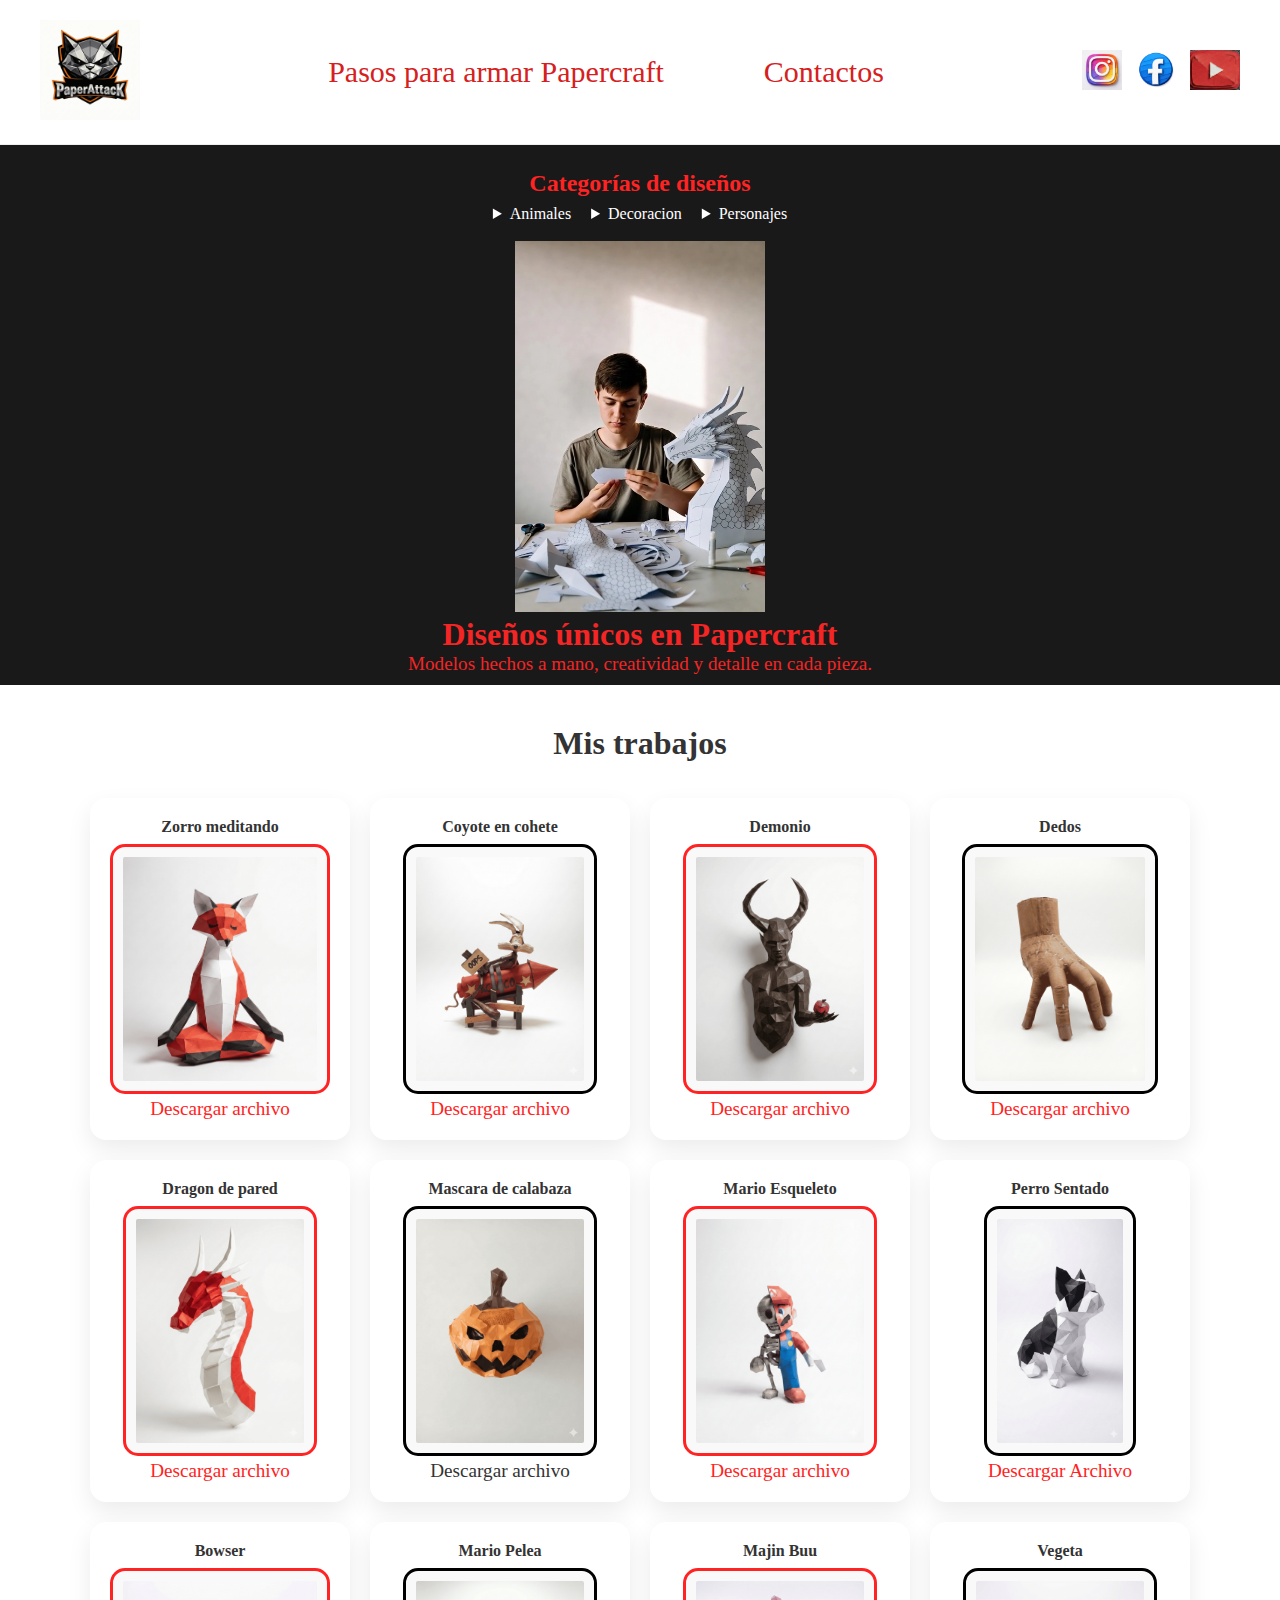
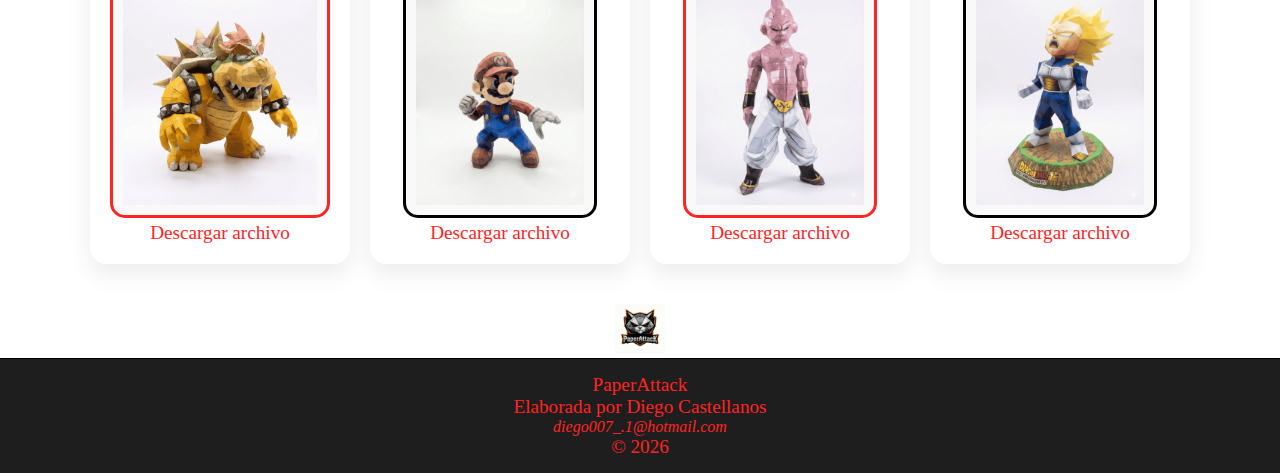
<file: index.html>
<!DOCTYPE html>
<html lang="es">
<head>
    <meta charset="UTF-8">
    <title>El Mundo del Papercraft</title>
    <link rel="icon" type="image/png" href="Papercraft/Logo_PaperAttack.png" >
    <link rel="stylesheet" href="style.css"> <!--Conector directo con CSS-->
</head>

<body> 
<a class="skip-link" href="#main-content"></a>
    <!-- HEADER -->
    <header class="header">
    <div class="header-top">
        <div class="logo">
            <a href="index.html">
                <img src="Papercraft/Logo_PaperAttack.png" alt="Logo de la pagina" width="100">
            </a>
        </div>
    
    <!--Lista inicial-->    
    <nav class="lista_encabezado">
        <ul class="Lista-pestañas">
        <li><a href="Pasos_para_armar.html">Pasos para armar Papercraft</a></li>
        <li><a href="Contactos.html">Contactos</a></li>
    </ul>
    </nav>  
    
    <div class="social">
            <a href="https://www.instagram.com/diego2601dc" target="_blank">
                <img src="Instagram-paper.png" alt="Instagram" width="40">
            </a>
            <a href="https://www.facebook.com/Diego.castellanoslml" target="_blank">
                <img src="Facebook-paper.png" alt="Facebook" width="40">
            </a>
            <a href="https://www.youtube.com/@teken222" target="_blank">
                <img src="Logo-Youtube.PNG" alt="Youtube" width="50">
            </a>
        </div>
    </div>
</header>

    <!-- HERO -->
    <section class="hero">
    <div class="categorias">
        <h2>Categorías de diseños</h2>
        <ul class="lista">
        <li class="sub_lista">    
            <details> <!--Details abre y cierra-->
            <summary>Animales</summary>
            <ul>
                <li><a href="#Zorro">Zorro</a></li>
                <li><a href="#Perro">Perro</a></li>
            </ul>
            </details>
            
            <li class="sub_lista"> 
            <details>
            <summary>Decoracion</summary>
            <ul>
                <li><a href="#Demonio">Demonio</a></li>
                <li><a href="#Mascara_calabaza">Mascara de calabaza</a></li>
                <li><a href="#Dragon">Dragon</a></li>
                
            </ul>
            </details>
            
            <li class="sub_lista"> 
            <details>
            <summary>Personajes</summary>
            <ul>
            <li><a href="#Bowser">Bowser</a></li>
            <li><a href="#Mario-bross">Mario</a></li>
            <li><a href="#Coyote">Coyote</a></li>
            <li><a href="#Majin-buu">Majin buu</a></li>
            <li><a href="#Vegeta">Vegeta</a></li>
            <li><a href="#Dedos">Dedos</a></li>
            <li><a href="#Mario-bross-skull">Mario Calavera</a></li>
            </ul>
            </details><br>
        </ul>
    </div>

        <video src="Papercraft/Papercraft_paper.mp4" width="250" autoplay muted loop></video> 
        <h1>Diseños únicos en Papercraft</h1>
        <p>Modelos hechos a mano, creatividad y detalle en cada pieza.</p>
    </section> 

    <!-- GALERÍA -->
    <section class="gallery">
        <h1>Mis trabajos</h1><br><br>

        <div class="gallery-grid">
        <figure id="Zorro">
            <h2>Zorro meditando</h2>
            <a href="Papercraft/Zorro-meditando.png" target="_blank">
            <img src="Papercraft/Zorro-meditando.png" alt="Zorro-meditando" width="200" height="300"></a>
            <a href="Papercraft/Zorro-meditando.pdf" target="_blank" download="Zorro-meditando.pdf" class="boton-descarga">
            <p>Descargar archivo</p>
            </a>
        </figure>

        <figure id="Coyote">  
            <h2>Coyote en cohete</h2>
            <a href="Papercraft/Coyote-en-cohete.png" target="_blank">
            <img src="Papercraft/Coyote-en-cohete.png" alt="Coyete-en-Cohete" width="30"></a>
            <a href="Papercraft/coyote-30cm-by-Paperwar/" target="_blank" download="Coyote.pdf" class="boton-descarga">
            <p>Descargar archivo</p></a>
        </figure>   
        
        <figure id="Demonio">
            <h2>Demonio</h2>
            <a href="Papercraft/Demonio.png" target="_blank">
            <img src="Papercraft/Demonio.png" alt="Demonio" width="200"></a>
            <a href="Papercraft/Demonio.pdf" target="_blank" download="Demonio.pdf" class="boton-descarga">
            <p>Descargar archivo</p></a>
        </figure>

        <figure id="Dedos">     
            <h2>Dedos</h2>
            <a href="Papercraft/Dedos.png" target="_blank">
            <img src="Papercraft/Dedos.png" alt="Dedos" width="200"></a>
            <a href="Papercraft/Dedos/" target="_blank" download="Dedos" class="boton-descarga">
            <p>Descargar archivo</p></a> 
        </figure>  
        
        <figure id="Dragon">  
            <h2>Dragon de pared</h2>
            <a href="Papercraft/Dragon-de-pared.png" target="_blank">
            <img src="Papercraft/Dragon-de-pared.png" alt="Dragon de pared" width="200"></a>
            <a href="Papercraft/Dragon-morado-de-pared.pdf" target="_blank" download="Dragon" class="boton-descarga">
            <p>Descargar archivo</p></a>
        </figure>  

        <figure id="Mascara_calabaza">  
            <h2>Mascara de calabaza</h2>
            <a href="Papercraft/Mascara-de-calabaza.png" target="_blank">
            <img src="Papercraft/Mascara-de-calabaza.png" alt="Mascara de calabaza" width="200"></a>
            <a href="Papercraft/-Calabazaa.pdf" target="_blank" download="Mascara-de-calabaza"></a>
            <p>Descargar archivo</p>
        </figure>     

        <figure id="Mario-bross-skull"> 
            <h2>Mario Esqueleto</h2>
            <a href="Papercraft/Mario-Esqueleto.png" target="_blank">
            <img src="Papercraft/Mario-Esqueleto.png" alt="Mario calavera" width="200"></a>
            <a href="Papercraft/Skull-mario_LINELESS.pdo" target="_blank" download="Skull-mario_LINELESS">
            <p>Descargar archivo</p></a>
        </figure>      


        <figure id="Perro">  
            <h2>Perro Sentado</h2>
            <a href="Papercraft/Perro-sentado.png" target="_blank">
            <img src="Papercraft/Perro-sentado.png" alt="Un_Perro_sentado" width="200" height="300"></a>
            <a href="Papercraft/Animal-Paper-Model-Bulldog-V2-Papercraft.pdo" target="_blank" download="Perro-sentado">
            <p>Descargar Archivo</p></a>    
            </figure> 
        
        <figure id="Bowser">
        <h2>Bowser</h2>
        <a href="Papercraft/Bowser.png" target="_blank">
        <img src="Papercraft/Bowser.png" alt="Bowser"></a>
        <a href="Papercraft/Bowser-con-lineas.pdo" target="_blank" download="Bowser">
        <p>Descargar archivo</p></a>    
        </figure>  

        <figure id="Mario-bross">  
            <h2>Mario Pelea</h2>
            <a href="Papercraft/Mario-pelea.png" target="_blank">
            <img src="Papercraft/Mario-pelea.png" alt="Mario Pelea" width="200"></a>  
            <a href="Papercraft/Super-Mario-con-lineas.pdo" target="_blank" download="Super Mario">
            <p>Descargar archivo</p></a>
        </figure>

        <figure id="Majin-buu">
            <h2>Majin Buu</h2>
            <a href="Papercraft/Majin-buu.png" target="_blank">
            <img src="Papercraft/Majin-buu.png" alt="Majin Buu" width="200"></a>
            <a href="Papercraft/Kid-Buu.pdo" target="_blank" download="Majin-buu">
            <p>Descargar archivo</p></a>
                
        </figure>   
        
        <figure id="Vegeta">
            <h2>Vegeta</h2>
            <a href="Papercraft/Vegeta.png" target="_blank">
            <img src="Papercraft/Vegeta.png" alt="vegeta"></a>
            <a href="Papercraft/12_WWW.CADERBOX.COM_vegeta-premium.pdo" target="_blank" download="Vegeta">
            <p>Descargar archivo</p></a>
        </figure>
    
    </div>
    </section>

    <div class="Logo-2">
        <a href="index.html">
        <img src="Papercraft/Logo_PaperAttack.png"  alt="logo" width="50"></a>
    </div>    


    <!-- FOOTER -->
    <footer class="footer">
        <p>PaperAttack</p>
        <p>Elaborada por Diego Castellanos</p>
        <address>diego007_.1@hotmail.com</address>
        <p>© 2026</p> 
    </footer>

</body>
</html>
</file>
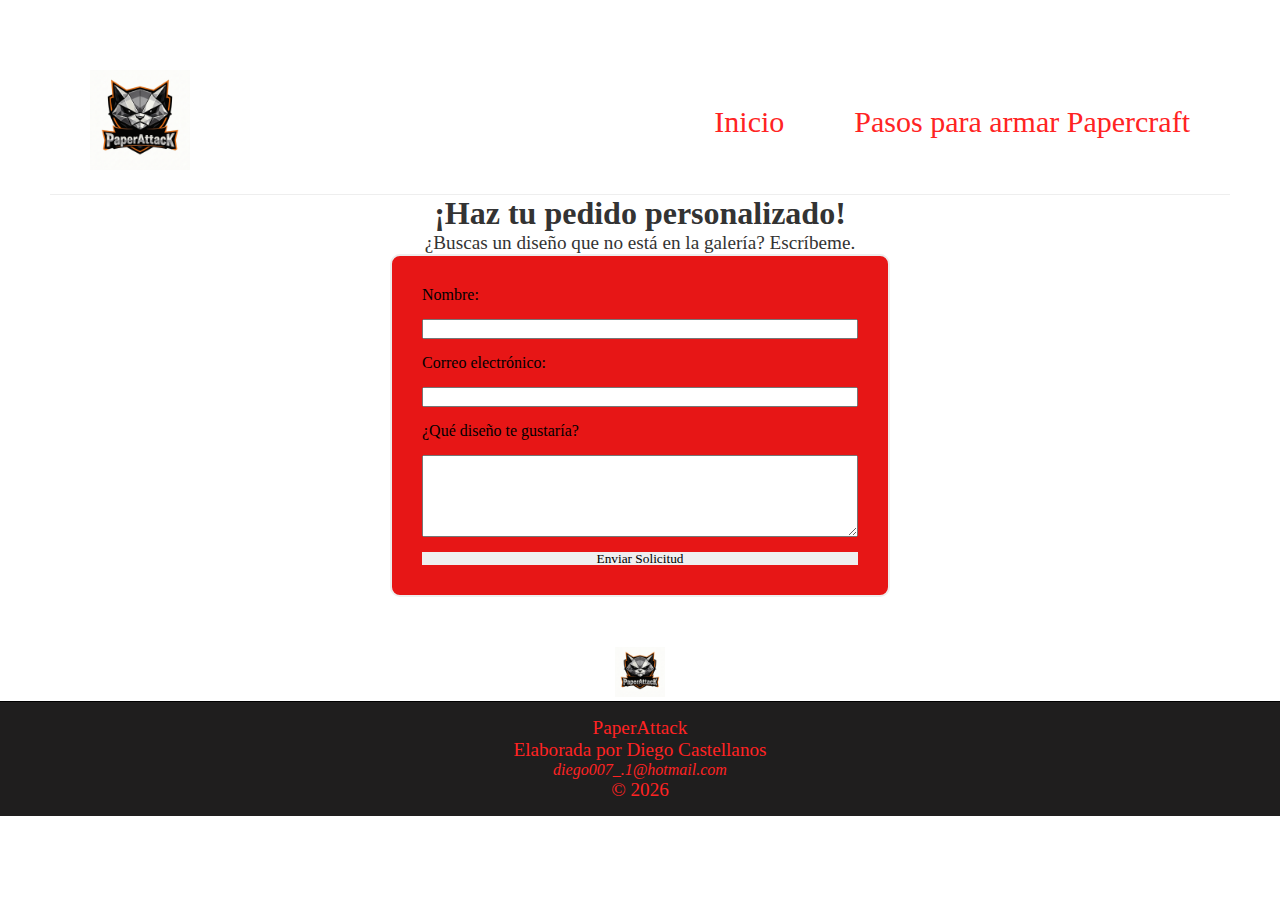
<file: Contactos.html>
<!DOCTYPE html>
<html lang="es">
<head>
    <meta charset="UTF-8">
    <title>Contacto - PaperAttack</title>
    <link rel="stylesheet" href="style.css">
</head>
<body>
    <a class="skip-link" href="#main-content">Saltar al contenido</a>
    <main id="main-content" class="contact-container">
        <header class="header">
    <div class="header-top">
        <div class="logo">
            <a href="index.html">
                <img src="Papercraft/Logo_PaperAttack.png" alt="Logo de la pagina" width="100">
            </a>
            
        </div>
        <div class="Inicio2">
        <a href="index.html">Inicio</a>
        <a href="Pasos_para_armar.html">Pasos para armar Papercraft</a>
        </div>
    </div>

        </header>

        <h1>¡Haz tu pedido personalizado!</h1>
        <p>¿Buscas un diseño que no está en la galería? Escríbeme.</p>
        
        <form class="contact-form">
            <label for="nombre">Nombre:</label>
            <input type="text" id="nombre" name="nombre" required>

            <label for="email">Correo electrónico:</label>
            <input type="email" id="email" name="email" required>

            <label for="mensaje">¿Qué diseño te gustaría?</label>
            <textarea id="mensaje" rows="5"></textarea>

            <button type="submit" class="btn-enviar">Enviar Solicitud</button>
        </form>
    </main>

    <div class="Logo-2">
        <a href="Contactos.html">
        <img src="Papercraft/Logo_PaperAttack.png"  alt="logo" width="50"></a>
    </div>  
    
    <footer class="footer">
        <p>PaperAttack</p>
        <p>Elaborada por Diego Castellanos</p>
        <address>diego007_.1@hotmail.com</address>
        <p>© 2026</p> 
    </footer>


    </body>
</html>
</file>
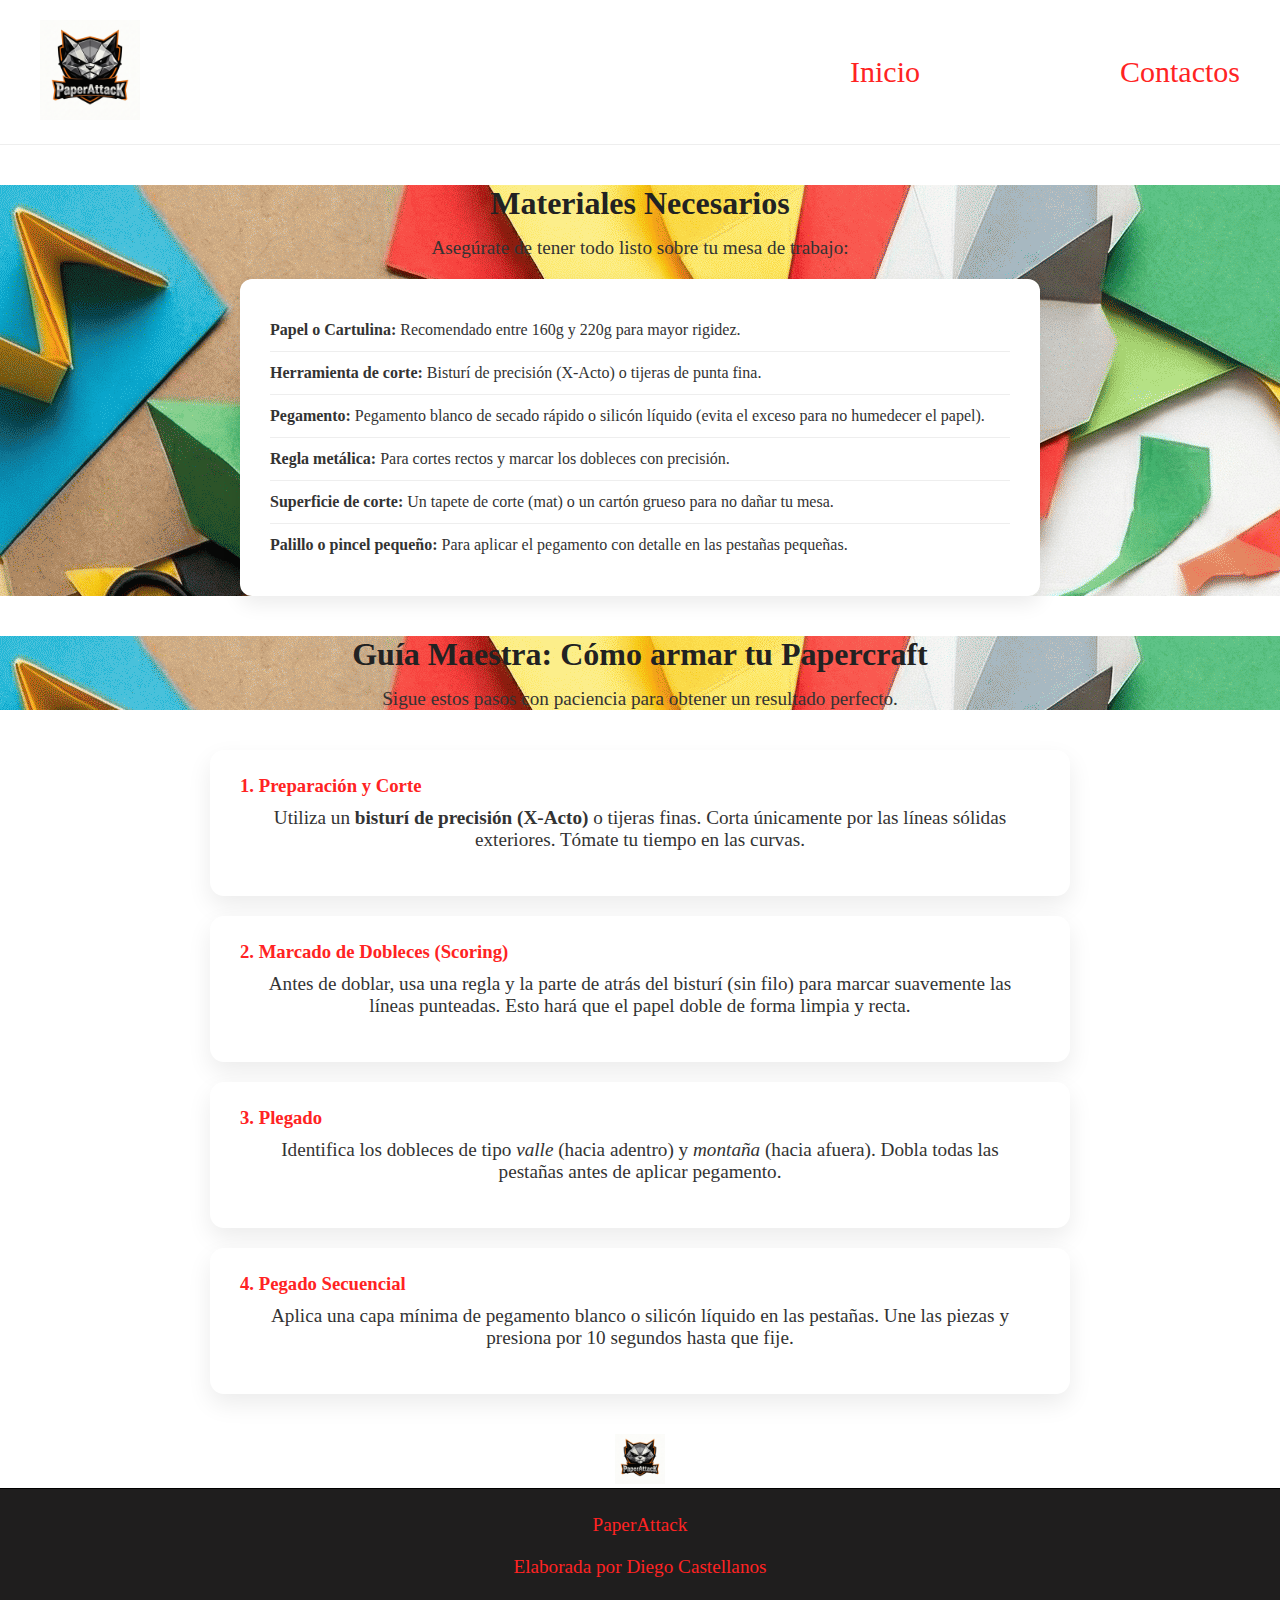
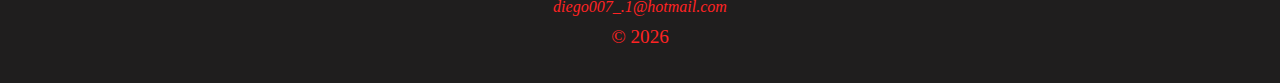
<file: Pasos_para_armar.html>
<!DOCTYPE html>
<html lang="es">
<head>
    <meta charset="UTF-8">
    <title>Sobre el Proceso - PaperAttack</title>
    <link rel="stylesheet" href="style.css">
</head>

    <body class="pagina-proceso">
    <header class="header2">
    <div class="header-top">
        <div class="logo">
            <a href="index.html">
                <img src="Papercraft/Logo_PaperAttack.png" alt="Logo de la pagina" width="100">
            </a>
        </div> 
    <div class="Inicio">
    <a href="index.html">Inicio</a>
    <a href="Contactos.html">Contactos</a> 
    </div>
    </div> 
    </header>
        
    <div class="lista-materiales">
    <h2>Materiales Necesarios</h2>
    <p>Asegúrate de tener todo listo sobre tu mesa de trabajo:</p>
    
    <ul>
        <li><strong>Papel o Cartulina:</strong> Recomendado entre 160g y 220g para mayor rigidez.</li>
        <li><strong>Herramienta de corte:</strong> Bisturí de precisión (X-Acto) o tijeras de punta fina.</li>
        <li><strong>Pegamento:</strong> Pegamento blanco de secado rápido o silicón líquido (evita el exceso para no humedecer el papel).</li>
        <li><strong>Regla metálica:</strong> Para cortes rectos y marcar los dobleces con precisión.</li>
        <li><strong>Superficie de corte:</strong> Un tapete de corte (mat) o un cartón grueso para no dañar tu mesa.</li>
        <li><strong>Palillo o pincel pequeño:</strong> Para aplicar el pegamento con detalle en las pestañas pequeñas.</li>
    </ul>
    </div>
        
    <div class="Guia">
        <h2>Guía Maestra: Cómo armar tu Papercraft</h2>
        <p>Sigue estos pasos con paciencia para obtener un resultado perfecto.</p>
    </div>

    <article>
        
    <ol>
    <!-- Paso 1 -->
    <li>
    <div class="bloque-paso">
        <h3>1. Preparación y Corte</h3>
        <p>Utiliza un <strong>bisturí de precisión (X-Acto)</strong> o tijeras finas. Corta únicamente por las líneas sólidas exteriores. Tómate tu tiempo en las curvas.</p>
    </div>
    </li>

    <!-- Paso 2 -->
    <li>
    <div class="bloque-paso">
        <h3>2. Marcado de Dobleces (Scoring)</h3>
        <p>Antes de doblar, usa una regla y la parte de atrás del bisturí (sin filo) para marcar suavemente las líneas punteadas. Esto hará que el papel doble de forma limpia y recta.</p>
    </div>
    </li>

    <!-- Paso 3 -->
    <li>
    <div class="bloque-paso">
        <h3>3. Plegado</h3>
        <p>Identifica los dobleces de tipo <em>valle</em> (hacia adentro) y <em>montaña</em> (hacia afuera). Dobla todas las pestañas antes de aplicar pegamento.</p>
    </div>
    </li>

    <!-- Paso 4 -->
    <li>
    <div class="bloque-paso">
        <h3>4. Pegado Secuencial</h3>
        <p>Aplica una capa mínima de pegamento blanco o silicón líquido en las pestañas. Une las piezas y presiona por 10 segundos hasta que fije.</p>
    </div>
    </li>
    </ol>
    </article>

    <div class="Logo-2">
        <a href="Pasos_para_armar.html">
        <img src="Papercraft/Logo_PaperAttack.png"  alt="logo" width="50"></a>
    </div>     
        
    <footer class="footer">
        <p>PaperAttack</p>
        <p>Elaborada por Diego Castellanos</p>
        <address>diego007_.1@hotmail.com</address>
        <p>© 2026</p> 
    </footer>

    </body>
</html>
</file>
<file: style.css>
*{
    margin: 0;
    padding: 0;
    box-sizing: border-box;
    font-family: cursive; /*tipo de letra*/
    
}

body {
    background: rgb(255, 255, 255); /*Fondo de la pagina*/
    color: #333;
}

summary{
    color:#ffffff;
}

.Lista-pestañas{
    display: flex;
    flex-wrap: wrap;
    gap: 100px;
    justify-content: center;
    list-style: none;
    
}

.Lista-pestañas a{
    color: #d62020;
    font-size: 30px;
    
}

.skip-link {
    position: absolute;
    top: -40px; /* Lo escondemos fuera de la pantalla */
    left: 0;
    background: #ff2323;
    color: white;
    padding: 8px;
    z-index: 100;
    transition: top 0.3s;
}

.skip-link:focus {
    top: 0; /* Aparece cuando el usuario presiona TAB */
}
/* HEADER */
header {
    width: 100%;
    padding: 20px 40px;
    background: #ffffff;
    border-bottom: 1px solid #eee; /* Opcional: una línea sutil */
}

.header-top {
    display: flex;
    justify-content: space-between;
    align-items: center;
}
.search-social {
    display: flex;
    align-items: center;
    gap: 20px;
}

.search-social input {
    padding: 8px;
    border: 1px solid #ffffff;
    border-radius: 5px;
}

.social a {
    text-decoration: none;
    margin-left: 10px;
    color: #ffffff;
    font-weight: bold;
}

.social a:hover {
    color: #431fc5;
}

/*titulo categorias*/
.categorias {
    margin-top: 15px;
    text-align: center;
    color: #ff2323;
    text-align: center;
}

.categorias h2 {
    margin-bottom: 8px;
}

/*lista*/
.lista {
    display: flex;
    flex-wrap: wrap;
    gap: 20px;
    justify-content: center;
    color: #441212;
    list-style: none;
    padding: 0;
    margin: 0;
}


.lista a {
    color: #c53030;
    font-weight: bold;
}

.lista a:hover {
    color: #1f2bd3;
}

li{ 
    list-style: none;
}

/* HERO */
.hero {
    text-align: center;
    padding: 10px 20px;
    background-color: #1a1919;
    color: #f32525; 

}

p {
    font-size: larger;
}

/* GALERÍA */
.gallery {
    padding: 40px 20px;
    text-align: center;
}

.gallery h2 {
    margin-bottom: 60px;
}

.gallery-grid {
    display: grid;
    grid-template-columns: repeat(4, 1fr); /* 4 columnas */
    gap: 20px;
    max-width: 1100px;
    margin: auto;
}

.gallery-grid img {
    width: 100%;
    height: 250px;           /* ALTURA FIJA */
    object-fit: cover;       /* Recorta sin deformar */
    border-radius: 20px;
    border: solid 2px;
    transition: transform 0.3s;
    
}

.gallery-grid figure {
    display: flex;
    flex-direction: column;
    align-items: center;
}

.gallery-grid img:hover {
    transform: scale(1.05);
}

.gallery-grid h2 {
    font-size: 16px;
    margin-bottom: 8px;
    text-align: center;
}

.gallery-grid figure:nth-child(odd) img {
    border-color: #ff2323;
}

.gallery-grid figure:nth-child(even) img {
    border-color: #000000;
}

.gallery-grid img {
    padding: 10px; /* Requisito: Padding */
    border: 3px solid #333; /* Requisito: Border */
    border-radius: 15px; /* Requisito: Border-radius */
    background-color: #f9f9f9;
}

html {
scroll-behavior: smooth;
}

figure {
    background: white;
    border-radius: 16px;
    padding: 20px;
    box-shadow: 0 10px 25px rgba(0,0,0,0.08);
    transition: transform 0.3s ease, box-shadow 0.3s ease;
}

figure:target { 
    outline: 4px solid #ec7575;
    background: #fff3f3;
    border-radius: 16px;
    transform: scale(1.03);
    box-shadow: 0 0 25px rgba(255, 0, 0, 0.4);
    }

a {
    text-decoration: none;
    color: #ff2323;
}

button{
    border: hidden;
    line-height:100%
}

.Logo-2 {
    display: flex;
    justify-content: center; /* Centrado horizontal */
    align-items: center;     /* Centrado vertical (opcional) */
}


/* FOOTER */
.footer {
    text-align: center;
    padding: 15px;
    background: #1f1e1e;
    color: #ff2323;
    font-size: medium; /*tamaño de la fuente*/
    border-top: 1px solid #000000;
}

.Inicio {
    display: flex;
    gap: 200px;          /* separación real */
    justify-content: space-between;
}

.Inicio a {
    color: #ff2323;
    text-decoration: none;
    font-size: 30px;
    
}

.Inicio2 {
    display: flex;
    gap: 70px;          /* separación real */
    justify-content: space-around;
}

.Inicio2 a {
    color: #ff2323;
    text-decoration: none;
    font-size: 30px;
}

.contact-container {
    display: flex;
    flex-direction: column;
    align-items: center;
    padding: 50px;
}

.contact-form {
    display: flex;
    flex-direction: column;
    width: 100%;
    max-width: 500px;
    gap: 15px;
    background: #e71616;
    padding: 30px; /* Modelo de caja: Padding */
    border: 2px solid #eee; /* Modelo de caja: Borde */
    border-radius: 10px;
    color: #000000;
}

/* Estilo para la nueva Grid de proceso */
.proceso-grid {
    display: grid;
    grid-template-columns: repeat(auto-fit, minmax(200px, 1fr));
    gap: 15px;
    padding: 20px;
}

/* Requisito: nth-child para variar los bordes */
.proceso-grid figure:nth-child(odd) img {
    border: 5px solid #ff2323;
}

.proceso-grid figure:nth-child(even) img {
    border: 5px solid #000;
}


.pagina-proceso h2 {
    margin: 40px auto 15px;
    text-align: center;
    font-size: 2rem;
    color: #222;
}

.pagina-proceso p {
    max-width: 900px;
    margin: 10px auto 20px;
    padding: 0 20px;
    text-align: center;
}

/* Lista de materiales */
.lista-materiales {
    background-image: url(Papercraft/Fondo\ paper.png);
    background-repeat: repeat;
}

.Guia { 
    background-image: url(Papercraft/Fondo\ paper.png);
}

.pagina-proceso ul {
    max-width: 800px;
    margin: 20px auto;
    background: #fff;
    padding: 30px;
    border-radius: 12px;
    box-shadow: 0 8px 20px rgba(0,0,0,0.08);
}

.pagina-proceso ul li {
    padding: 12px 0;
    border-bottom: 1px solid #eee;
    transition: transform 0.3s ease;
}

.pagina-proceso ul li:last-child {
    border-bottom: none;
}

.pagina-proceso ul li:hover {
    transform: translateX(6px);
}

/* Pasos */
.pagina-proceso ol {
    max-width: 900px;
    margin: 40px auto;
    padding: 0 20px;
}

.pagina-proceso .bloque-paso {
    background: #fff;
    margin: 20px 0;
    padding: 25px 30px;
    border-radius: 14px;
    box-shadow: 0 10px 25px rgba(0,0,0,0.08);
    transition: transform 0.4s ease, box-shadow 0.4s ease;
}

.pagina-proceso .bloque-paso h3 {
    margin-bottom: 10px;
    color: #ff2323;
}

.pagina-proceso .bloque-paso:hover {
    transform: translateY(-6px);
    box-shadow: 0 15px 35px rgba(0,0,0,0.15);
}

/* Animación suave de entrada */
@keyframes fadeUpProceso {
    from {
        opacity: 0;
        transform: translateY(30px);
    }
    to {
        opacity: 1;
        transform: translateY(0);
    }
}

.pagina-proceso h2,
.pagina-proceso ul,
.pagina-proceso .bloque-paso {
    animation: fadeUpProceso 0.7s ease both;
}
.pagina-proceso h2,
.pagina-proceso ul,
.pagina-proceso .bloque-paso {
    animation: fadeUpProceso 0.7s ease both;

}
</file>
